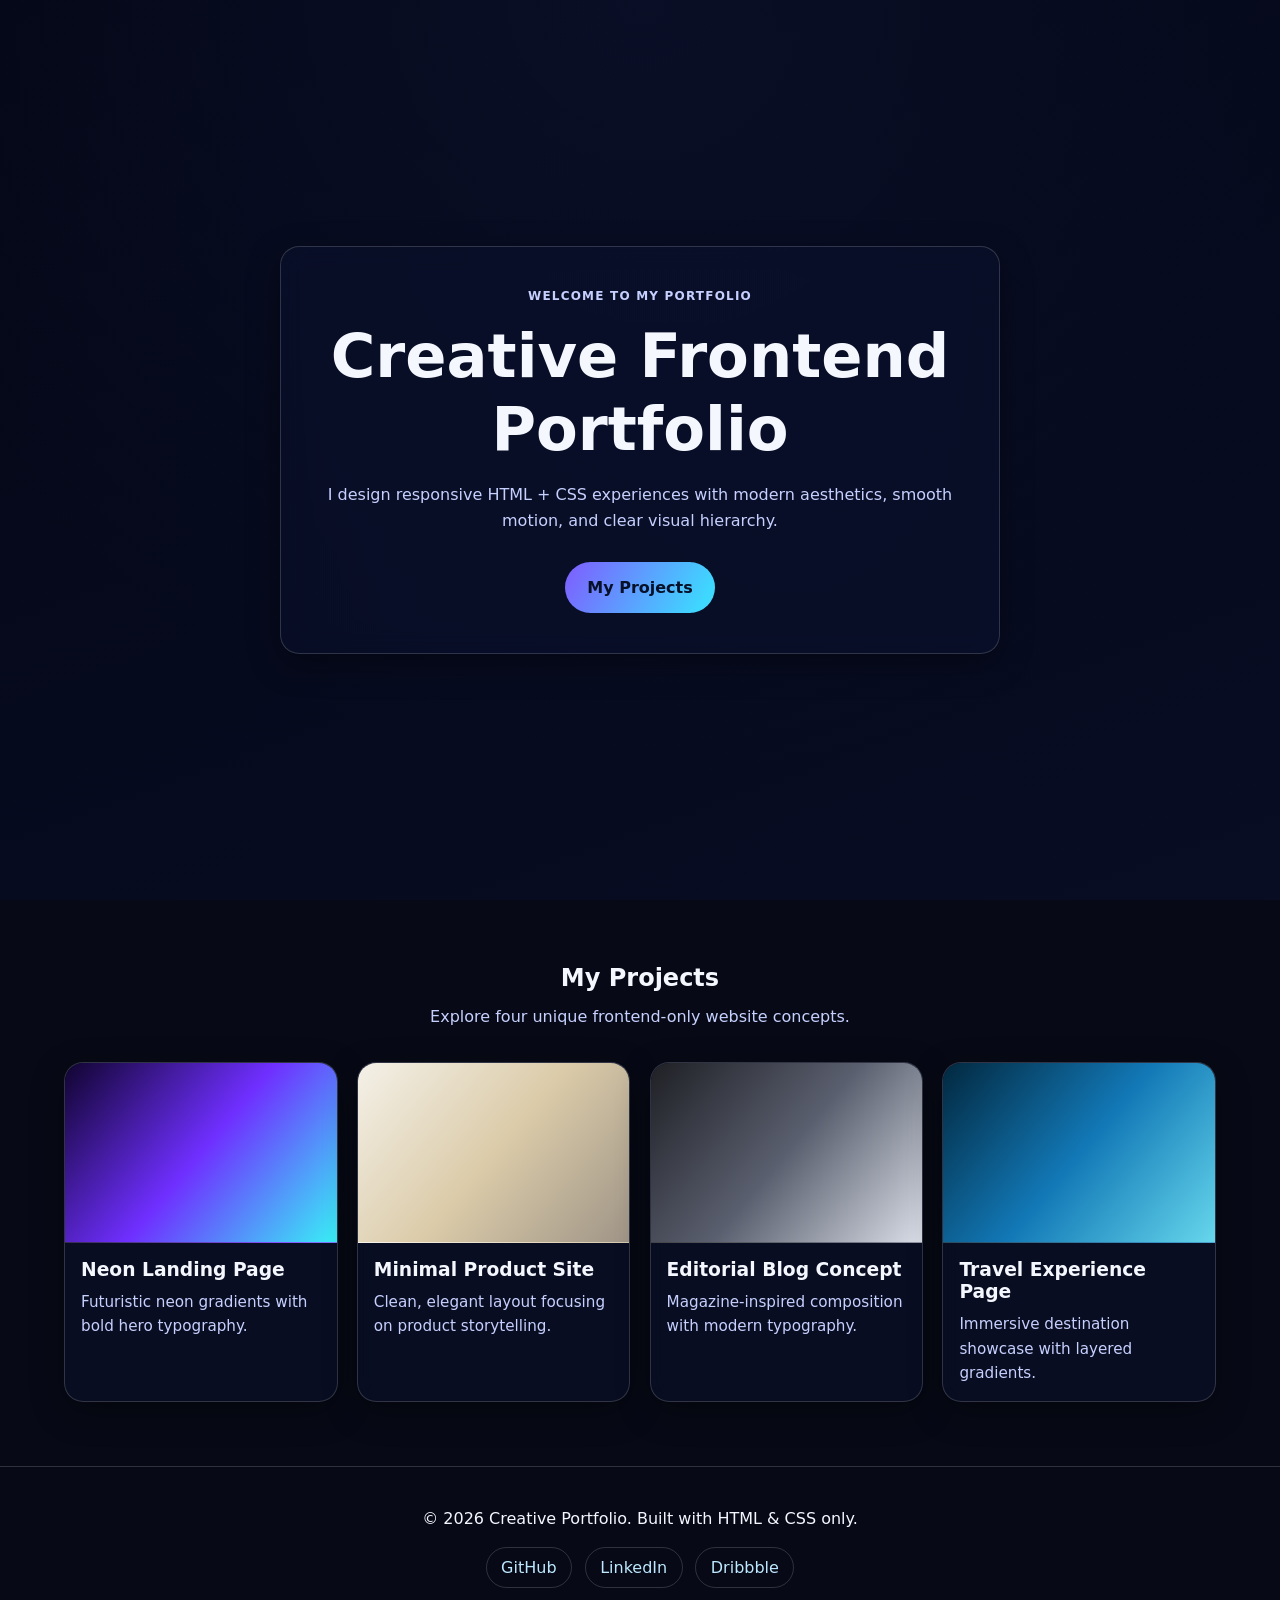
<file: index.html>
<!DOCTYPE html>
<html lang="en">
  <head>
    <meta charset="UTF-8" />
    <meta name="viewport" content="width=device-width, initial-scale=1.0" />
    <title>Portfolio | Creative Frontend Showcase</title>
    <link rel="stylesheet" href="style.css" />
  </head>
  <body>
    <header class="hero" id="top">
      <video class="hero__video" autoplay loop muted playsinline>
        <source
          src="https://cdn.coverr.co/videos/coverr-aerial-view-of-mountains-1579/1080p.mp4"
          type="video/mp4"
        />
      </video>
      <div class="hero__overlay"></div>
      <div class="hero__content glass">
        <p class="eyebrow">Welcome to my portfolio</p>
        <h1>Creative Frontend Portfolio</h1>
        <p>
          I design responsive HTML + CSS experiences with modern aesthetics,
          smooth motion, and clear visual hierarchy.
        </p>
        <a class="btn" href="#projects">My Projects</a>
      </div>
    </header>

    <main>
      <section class="projects" id="projects">
        <div class="section-head">
          <h2>My Projects</h2>
          <p>Explore four unique frontend-only website concepts.</p>
        </div>

        <div class="project-grid">
          <a class="project-card glass" href="project1/index.html">
            <div class="project-preview preview-1" aria-hidden="true"></div>
            <div class="project-body">
              <h3>Neon Landing Page</h3>
              <p>Futuristic neon gradients with bold hero typography.</p>
            </div>
          </a>

          <a class="project-card glass" href="project2/index.html">
            <div class="project-preview preview-2" aria-hidden="true"></div>
            <div class="project-body">
              <h3>Minimal Product Site</h3>
              <p>Clean, elegant layout focusing on product storytelling.</p>
            </div>
          </a>

          <a class="project-card glass" href="project3/index.html">
            <div class="project-preview preview-3" aria-hidden="true"></div>
            <div class="project-body">
              <h3>Editorial Blog Concept</h3>
              <p>Magazine-inspired composition with modern typography.</p>
            </div>
          </a>

          <a class="project-card glass" href="project4/index.html">
            <div class="project-preview preview-4" aria-hidden="true"></div>
            <div class="project-body">
              <h3>Travel Experience Page</h3>
              <p>Immersive destination showcase with layered gradients.</p>
            </div>
          </a>
        </div>
      </section>
    </main>

    <footer class="footer">
      <p>© 2026 Creative Portfolio. Built with HTML & CSS only.</p>
      <nav aria-label="Social links" class="social-links">
        <a href="#" aria-label="GitHub">GitHub</a>
        <a href="#" aria-label="LinkedIn">LinkedIn</a>
        <a href="#" aria-label="Dribbble">Dribbble</a>
      </nav>
    </footer>
  </body>
</html>
</file>
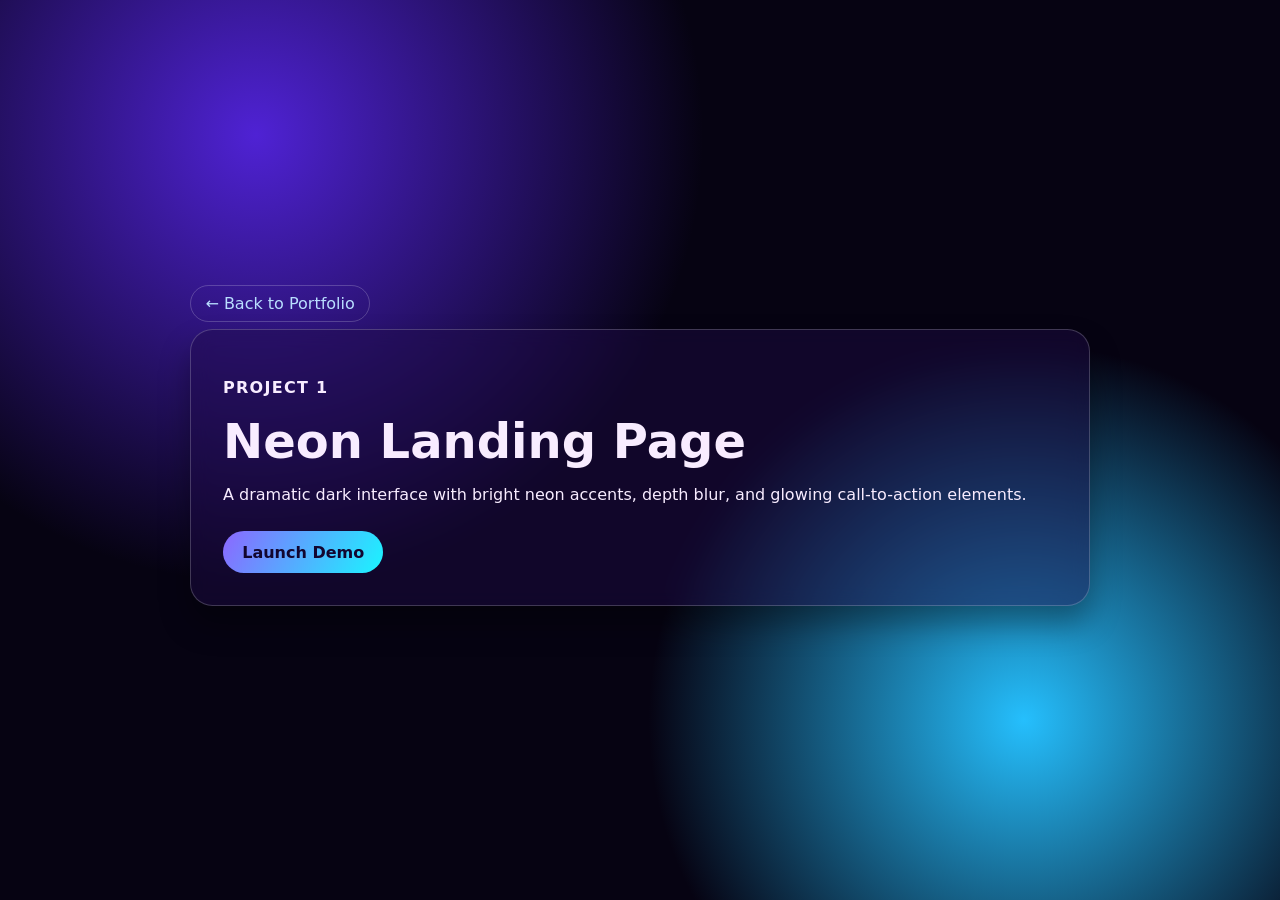
<file: project1/index.html>
<!DOCTYPE html>
<html lang="en">
  <head>
    <meta charset="UTF-8" />
    <meta name="viewport" content="width=device-width, initial-scale=1.0" />
    <title>Project 1 | Neon Landing</title>
    <link rel="stylesheet" href="style.css" />
  </head>
  <body>
    <main class="wrap">
      <a class="back" href="../index.html">← Back to Portfolio</a>
      <section class="card">
        <p class="tag">Project 1</p>
        <h1>Neon Landing Page</h1>
        <p>
          A dramatic dark interface with bright neon accents, depth blur, and
          glowing call-to-action elements.
        </p>
        <a class="btn" href="#">Launch Demo</a>
      </section>
    </main>
  </body>
</html>
</file>
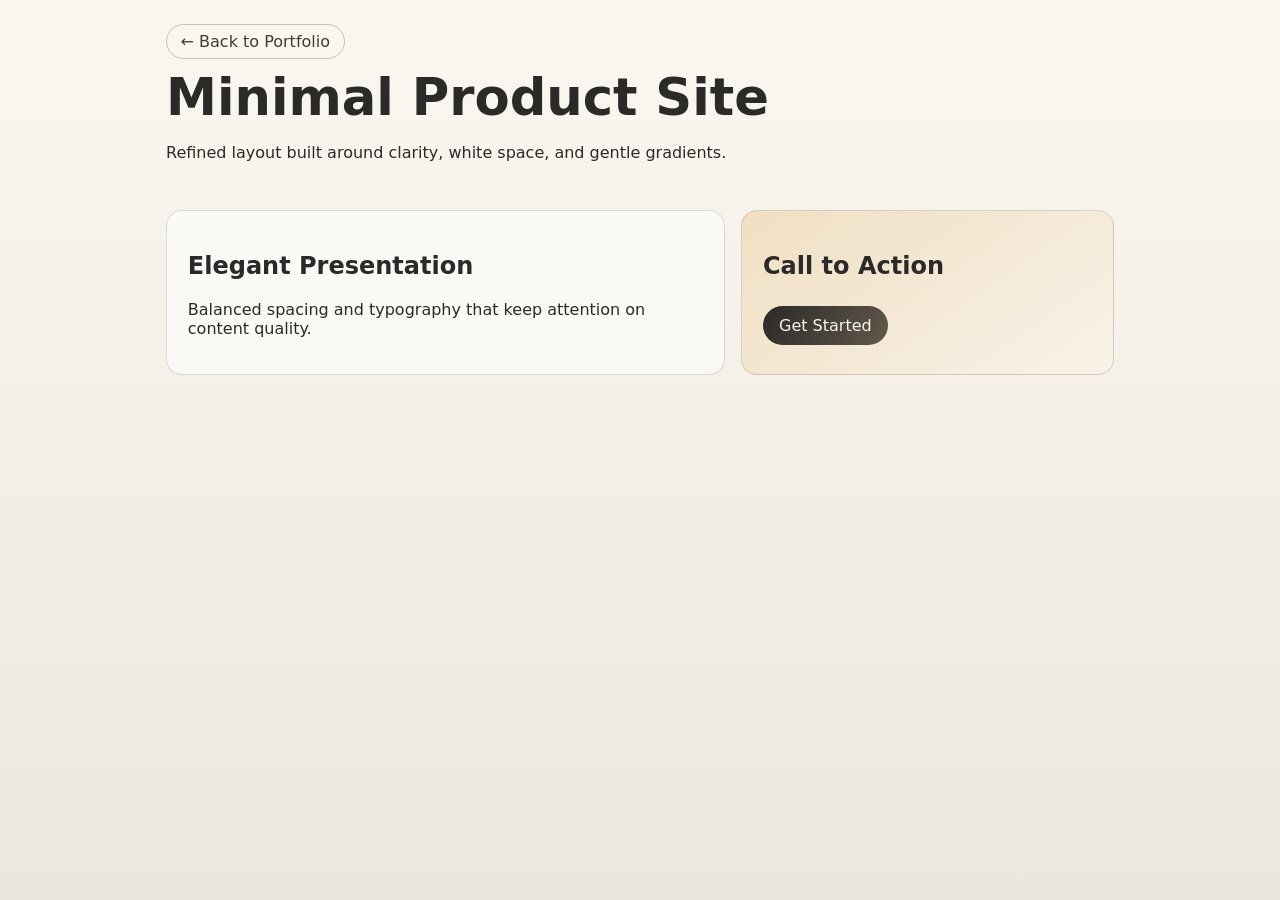
<file: project2/index.html>
<!DOCTYPE html>
<html lang="en">
  <head>
    <meta charset="UTF-8" />
    <meta name="viewport" content="width=device-width, initial-scale=1.0" />
    <title>Project 2 | Minimal Product</title>
    <link rel="stylesheet" href="style.css" />
  </head>
  <body>
    <header class="top">
      <a class="back" href="../index.html">← Back to Portfolio</a>
      <h1>Minimal Product Site</h1>
      <p>Refined layout built around clarity, white space, and gentle gradients.</p>
    </header>
    <main class="grid">
      <article class="panel">
        <h2>Elegant Presentation</h2>
        <p>Balanced spacing and typography that keep attention on content quality.</p>
      </article>
      <article class="panel accent">
        <h2>Call to Action</h2>
        <a class="btn" href="#">Get Started</a>
      </article>
    </main>
  </body>
</html>
</file>
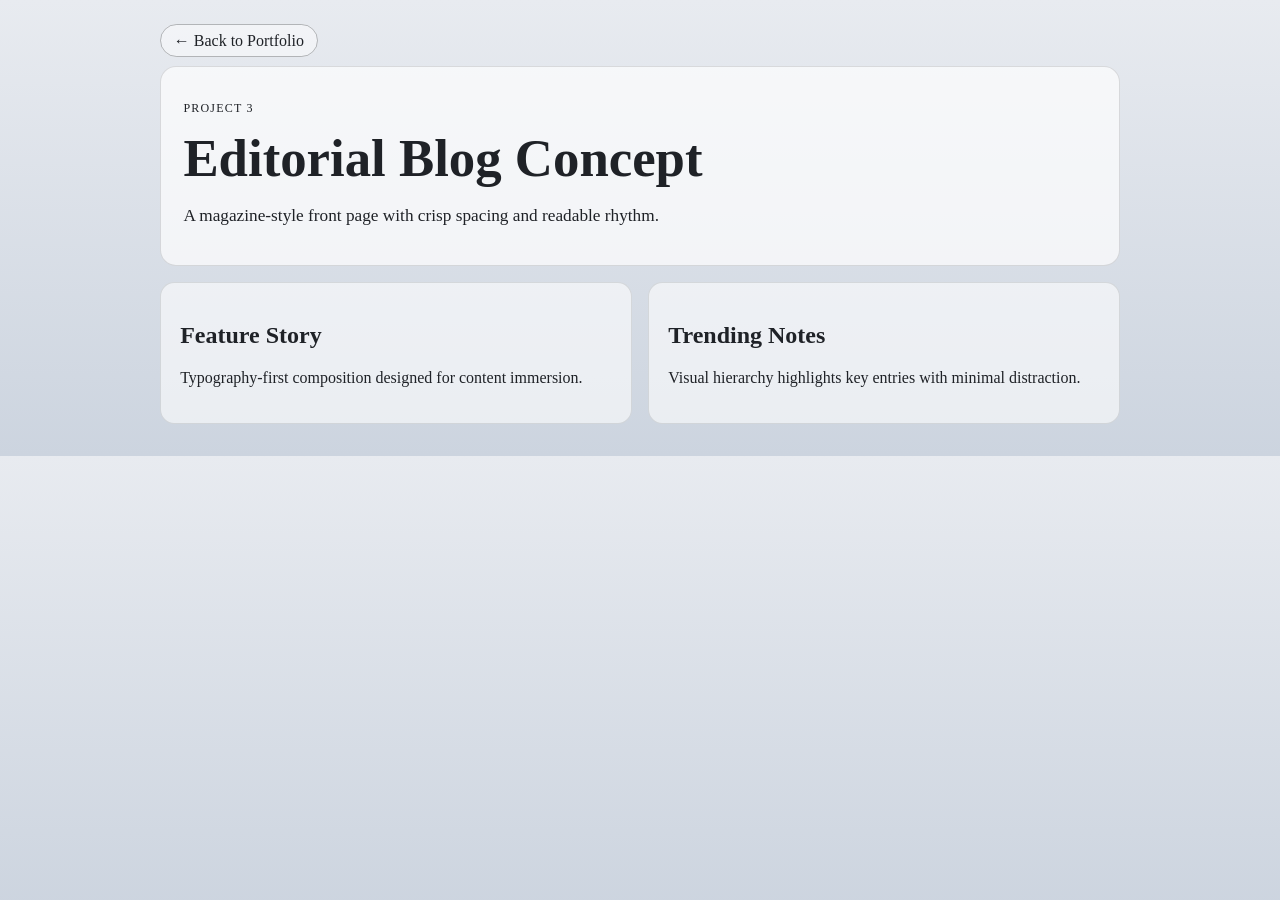
<file: project3/index.html>
<!DOCTYPE html>
<html lang="en">
  <head>
    <meta charset="UTF-8" />
    <meta name="viewport" content="width=device-width, initial-scale=1.0" />
    <title>Project 3 | Editorial Blog</title>
    <link rel="stylesheet" href="style.css" />
  </head>
  <body>
    <main class="page">
      <a class="back" href="../index.html">← Back to Portfolio</a>
      <article class="hero">
        <p class="kicker">Project 3</p>
        <h1>Editorial Blog Concept</h1>
        <p class="lead">A magazine-style front page with crisp spacing and readable rhythm.</p>
      </article>
      <section class="cards">
        <article>
          <h2>Feature Story</h2>
          <p>Typography-first composition designed for content immersion.</p>
        </article>
        <article>
          <h2>Trending Notes</h2>
          <p>Visual hierarchy highlights key entries with minimal distraction.</p>
        </article>
      </section>
    </main>
  </body>
</html>
</file>
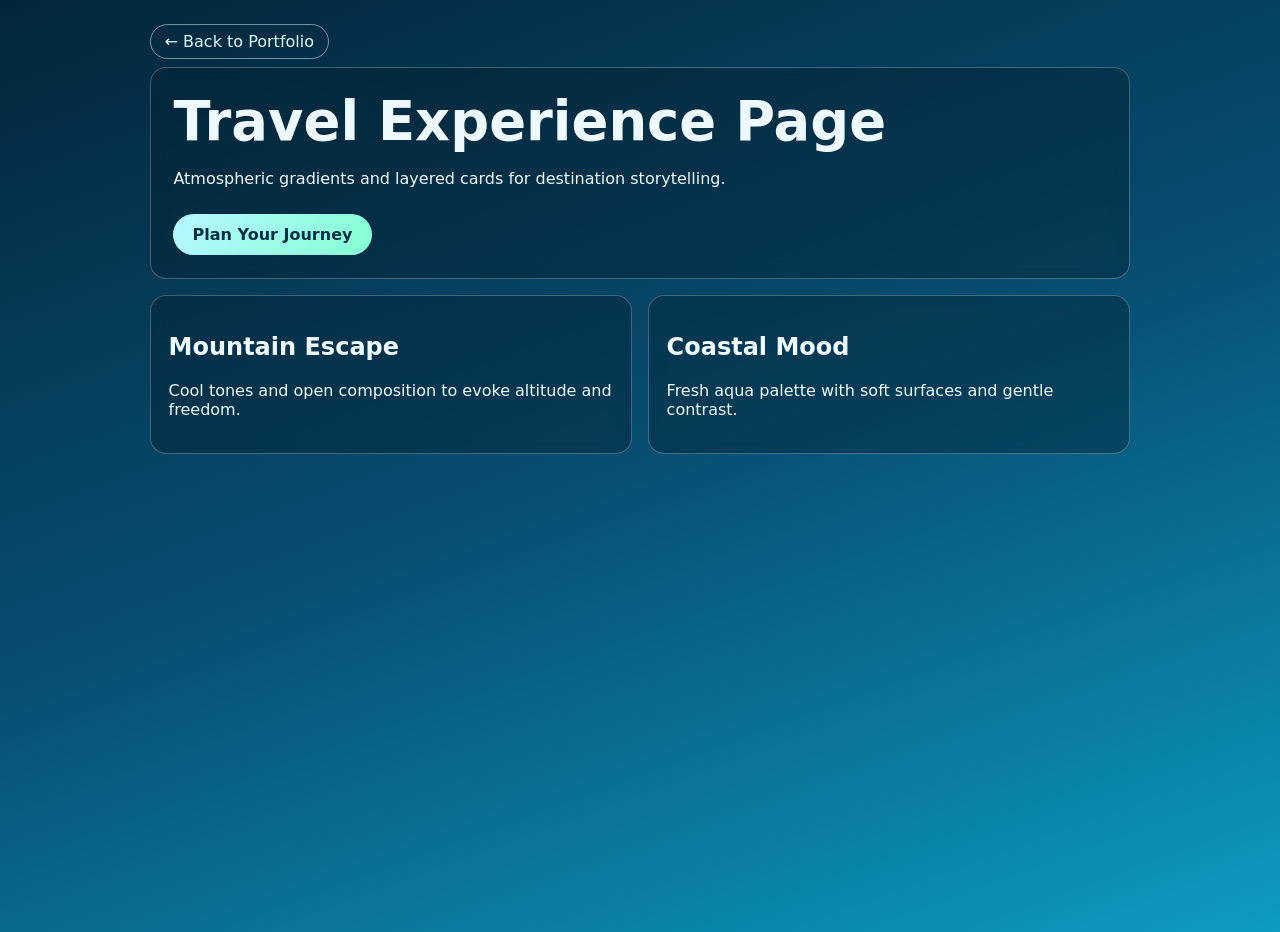
<file: project4/index.html>
<!DOCTYPE html>
<html lang="en">
  <head>
    <meta charset="UTF-8" />
    <meta name="viewport" content="width=device-width, initial-scale=1.0" />
    <title>Project 4 | Travel Experience</title>
    <link rel="stylesheet" href="style.css" />
  </head>
  <body>
    <main class="layout">
      <a class="back" href="../index.html">← Back to Portfolio</a>
      <section class="hero">
        <h1>Travel Experience Page</h1>
        <p>Atmospheric gradients and layered cards for destination storytelling.</p>
        <a class="btn" href="#">Plan Your Journey</a>
      </section>
      <section class="places">
        <article>
          <h2>Mountain Escape</h2>
          <p>Cool tones and open composition to evoke altitude and freedom.</p>
        </article>
        <article>
          <h2>Coastal Mood</h2>
          <p>Fresh aqua palette with soft surfaces and gentle contrast.</p>
        </article>
      </section>
    </main>
  </body>
</html>
</file>
<file: style.css>
:root {
  --bg: #070a16;
  --bg-soft: #0f1630;
  --text: #f5f7ff;
  --muted: #c6d0ff;
  --line: rgba(255, 255, 255, 0.16);
  --accent: linear-gradient(120deg, #7f5cff, #3ed8ff, #89f7b9);
}

* {
  box-sizing: border-box;
}

html {
  scroll-behavior: smooth;
}

body {
  margin: 0;
  font-family: "Inter", "Segoe UI", system-ui, sans-serif;
  color: var(--text);
  background: radial-gradient(circle at top, #1b2550 0%, var(--bg) 45%);
  line-height: 1.6;
}

::-webkit-scrollbar {
  width: 10px;
}

::-webkit-scrollbar-track {
  background: #060912;
}

::-webkit-scrollbar-thumb {
  background: linear-gradient(180deg, #7f5cff, #3ed8ff);
  border-radius: 999px;
}

.hero {
  position: relative;
  min-height: 100vh;
  display: grid;
  place-items: center;
  overflow: hidden;
  padding: 2rem;
}

.hero__video,
.hero__overlay {
  position: absolute;
  inset: 0;
}

.hero__video {
  width: 100%;
  height: 100%;
  object-fit: cover;
}

.hero__overlay {
  background: linear-gradient(160deg, rgba(2, 5, 20, 0.7), rgba(8, 13, 37, 0.92));
}

.hero__content {
  position: relative;
  max-width: 720px;
  text-align: center;
  padding: 2.5rem;
  animation: float-in 0.9s ease;
}

.glass {
  border: 1px solid var(--line);
  background: rgba(12, 20, 50, 0.42);
  backdrop-filter: blur(12px);
  box-shadow: 0 10px 32px rgba(0, 0, 0, 0.4);
  border-radius: 1.2rem;
}

.eyebrow {
  margin: 0;
  letter-spacing: 0.1em;
  text-transform: uppercase;
  color: #95e7ff;
  font-weight: 700;
  font-size: 0.75rem;
}

h1,
h2,
h3 {
  line-height: 1.2;
  margin: 0;
}

h1 {
  margin-top: 0.9rem;
  font-size: clamp(2rem, 5vw, 3.8rem);
}

.hero__content p {
  color: var(--muted);
}

.btn {
  display: inline-block;
  margin-top: 0.8rem;
  text-decoration: none;
  color: #061129;
  font-weight: 700;
  padding: 0.8rem 1.4rem;
  border-radius: 999px;
  background: var(--accent);
  background-size: 180% 180%;
  transition: transform 0.25s ease, box-shadow 0.25s ease;
  animation: shimmer 4s ease infinite;
}

.btn:hover {
  transform: translateY(-2px) scale(1.03);
  box-shadow: 0 10px 24px rgba(62, 216, 255, 0.4);
}

.projects {
  padding: clamp(2rem, 5vw, 4.8rem);
}

.section-head {
  text-align: center;
  margin-bottom: 2rem;
}

.section-head p {
  color: var(--muted);
  max-width: 620px;
  margin: 0.7rem auto 0;
}

.project-grid {
  display: grid;
  grid-template-columns: repeat(4, minmax(0, 1fr));
  gap: 1.2rem;
}

.project-card {
  text-decoration: none;
  color: inherit;
  display: block;
  overflow: hidden;
  transition: transform 0.28s ease, box-shadow 0.28s ease, border-color 0.28s ease;
}

.project-card:hover {
  transform: translateY(-8px) scale(1.02);
  border-color: rgba(137, 247, 185, 0.9);
  box-shadow: 0 18px 34px rgba(0, 0, 0, 0.42), 0 0 20px rgba(62, 216, 255, 0.3);
}

.project-preview {
  height: 180px;
  border-bottom: 1px solid var(--line);
}

.preview-1 {
  background: linear-gradient(130deg, #10042f, #6f2fff, #39f0f6);
}

.preview-2 {
  background: linear-gradient(130deg, #f4f1e8, #dbcba9, #9f9587);
}

.preview-3 {
  background: linear-gradient(130deg, #1f2025, #5a5f6f, #d9dee7);
}

.preview-4 {
  background: linear-gradient(130deg, #02283f, #1278b6, #66d7ec);
}

.project-body {
  padding: 1rem;
}

.project-body p {
  color: var(--muted);
  font-size: 0.95rem;
  margin: 0.55rem 0 0;
}

.footer {
  border-top: 1px solid var(--line);
  padding: 1.4rem 2rem 2rem;
  text-align: center;
}

.social-links {
  display: flex;
  justify-content: center;
  gap: 0.8rem;
  flex-wrap: wrap;
}

.social-links a {
  color: #bde8ff;
  text-decoration: none;
  border: 1px solid var(--line);
  border-radius: 999px;
  padding: 0.4rem 0.9rem;
  transition: all 0.25s ease;
}

.social-links a:hover {
  color: #031122;
  background: #89f7b9;
}

@keyframes float-in {
  from {
    opacity: 0;
    transform: translateY(18px);
  }
  to {
    opacity: 1;
    transform: translateY(0);
  }
}

@keyframes shimmer {
  0%,
  100% {
    background-position: 0% 50%;
  }
  50% {
    background-position: 100% 50%;
  }
}

@media (max-width: 1060px) {
  .project-grid {
    grid-template-columns: repeat(2, minmax(0, 1fr));
  }
}

@media (max-width: 640px) {
  .hero {
    min-height: 92vh;
    padding: 1rem;
  }

  .hero__content {
    padding: 1.3rem;
  }

  .project-grid {
    grid-template-columns: 1fr;
  }
}
</file>
<file: project1/style.css>
:root {
  --bg: #060312;
  --card: rgba(31, 12, 74, 0.45);
  --line: rgba(255, 255, 255, 0.2);
}

* { box-sizing: border-box; }
html { scroll-behavior: smooth; }
body {
  margin: 0;
  min-height: 100vh;
  font-family: "Inter", "Segoe UI", system-ui, sans-serif;
  color: #f8ecff;
  background: radial-gradient(circle at 20% 15%, #4f22d4 0, transparent 35%),
    radial-gradient(circle at 80% 80%, #25bffd 0, transparent 30%),
    var(--bg);
  display: grid;
  place-items: center;
}

.wrap { width: min(92%, 900px); }
.back {
  color: #b9deff;
  text-decoration: none;
  padding: .5rem .9rem;
  border: 1px solid var(--line);
  border-radius: 999px;
}
.card {
  margin-top: 1rem;
  padding: 2rem;
  border-radius: 1.4rem;
  border: 1px solid var(--line);
  background: var(--card);
  backdrop-filter: blur(10px);
  box-shadow: 0 18px 30px rgba(0,0,0,.35);
}
.tag { letter-spacing: .08em; text-transform: uppercase; font-weight: 700; }
h1 { margin: .2rem 0 1rem; font-size: clamp(1.8rem, 4.4vw, 3rem); }
.btn {
  margin-top: .7rem;
  display: inline-block;
  text-decoration: none;
  color: #120630;
  font-weight: 700;
  background: linear-gradient(120deg, #8c67ff, #1af5ff);
  padding: .72rem 1.2rem;
  border-radius: 999px;
  transition: transform .25s ease, box-shadow .25s ease;
}
.btn:hover { transform: translateY(-2px) scale(1.03); box-shadow: 0 10px 24px rgba(26,245,255,.4); }
</file>
<file: project2/style.css>
* { box-sizing: border-box; }
html { scroll-behavior: smooth; }
body {
  margin: 0;
  font-family: "Inter", "Segoe UI", system-ui, sans-serif;
  background: linear-gradient(180deg, #faf7f1, #ece7dd);
  color: #2b2a28;
  min-height: 100vh;
}

.top {
  max-width: 980px;
  margin: 0 auto;
  padding: 2rem 1rem 1rem;
}
.back {
  text-decoration: none;
  color: #3f3b35;
  border: 1px solid rgba(43, 42, 40, 0.25);
  padding: .45rem .85rem;
  border-radius: 999px;
}
h1 { margin: 1rem 0 .5rem; font-size: clamp(1.8rem, 5vw, 3.2rem); }
.grid {
  max-width: 980px;
  margin: 0 auto;
  padding: 1rem;
  display: grid;
  gap: 1rem;
  grid-template-columns: 1.2fr .8fr;
}
.panel {
  background: rgba(255, 255, 255, 0.55);
  border: 1px solid rgba(43, 42, 40, 0.15);
  border-radius: 1rem;
  padding: 1.3rem;
}
.accent {
  background: linear-gradient(145deg, #f0dfc3, #f8f2e8);
}
.btn {
  display: inline-block;
  margin-top: .4rem;
  text-decoration: none;
  color: #faf7f1;
  background: linear-gradient(120deg, #2b2a28, #63584b);
  border-radius: 999px;
  padding: .62rem 1rem;
  transition: transform .2s ease;
}
.btn:hover { transform: translateY(-2px); }
@media (max-width: 720px) {
  .grid { grid-template-columns: 1fr; }
}
</file>
<file: project3/style.css>
* { box-sizing: border-box; }
html { scroll-behavior: smooth; }
body {
  margin: 0;
  font-family: "Georgia", "Times New Roman", serif;
  color: #1f2227;
  background: linear-gradient(180deg, #e8ebf0, #ccd4df);
}

.page {
  width: min(960px, 92%);
  margin: 2rem auto;
}
.back {
  text-decoration: none;
  color: #1f2227;
  border: 1px solid rgba(31, 34, 39, 0.3);
  border-radius: 999px;
  padding: .45rem .8rem;
  background: rgba(255,255,255,.45);
}
.hero {
  background: rgba(255, 255, 255, 0.68);
  border: 1px solid rgba(31, 34, 39, 0.14);
  border-radius: 1rem;
  padding: 1.4rem;
  margin-top: 1rem;
}
.kicker { letter-spacing: .1em; text-transform: uppercase; font-size: .75rem; }
h1 { margin: .3rem 0 .5rem; font-size: clamp(1.7rem, 4.8vw, 3.3rem); }
.lead { font-size: 1.08rem; }
.cards {
  margin-top: 1rem;
  display: grid;
  grid-template-columns: repeat(2, minmax(0, 1fr));
  gap: 1rem;
}
.cards article {
  background: rgba(255,255,255,.58);
  border: 1px solid rgba(31, 34, 39, 0.12);
  border-radius: .9rem;
  padding: 1.2rem;
}
@media (max-width: 700px) {
  .cards { grid-template-columns: 1fr; }
}
</file>
<file: project4/style.css>
* { box-sizing: border-box; }
html { scroll-behavior: smooth; }
body {
  margin: 0;
  min-height: 100vh;
  font-family: "Inter", "Segoe UI", system-ui, sans-serif;
  color: #eef9ff;
  background: linear-gradient(160deg, #03253a, #074f73, #0d9cc2);
}

.layout {
  width: min(980px, 92%);
  margin: 2rem auto;
}
.back {
  text-decoration: none;
  color: #dff8ff;
  border: 1px solid rgba(223, 248, 255, 0.5);
  border-radius: 999px;
  padding: .45rem .85rem;
}
.hero,
.places article {
  border-radius: 1rem;
  border: 1px solid rgba(255,255,255,0.25);
  background: rgba(3, 31, 47, 0.4);
  backdrop-filter: blur(8px);
}
.hero {
  margin-top: 1rem;
  padding: 1.4rem;
}
h1 { margin: 0; font-size: clamp(1.8rem, 5vw, 3.4rem); }
.btn {
  display: inline-block;
  margin-top: .6rem;
  text-decoration: none;
  color: #033046;
  font-weight: 700;
  background: linear-gradient(120deg, #b6f8ff, #85ffd3);
  border-radius: 999px;
  padding: .7rem 1.2rem;
  transition: all .25s ease;
}
.btn:hover {
  transform: translateY(-2px) scale(1.03);
  box-shadow: 0 10px 22px rgba(133, 255, 211, 0.35);
}
.places {
  margin-top: 1rem;
  display: grid;
  gap: 1rem;
  grid-template-columns: repeat(2, minmax(0, 1fr));
}
.places article { padding: 1.1rem; }
@media (max-width: 760px) {
  .places { grid-template-columns: 1fr; }
}
</file>
